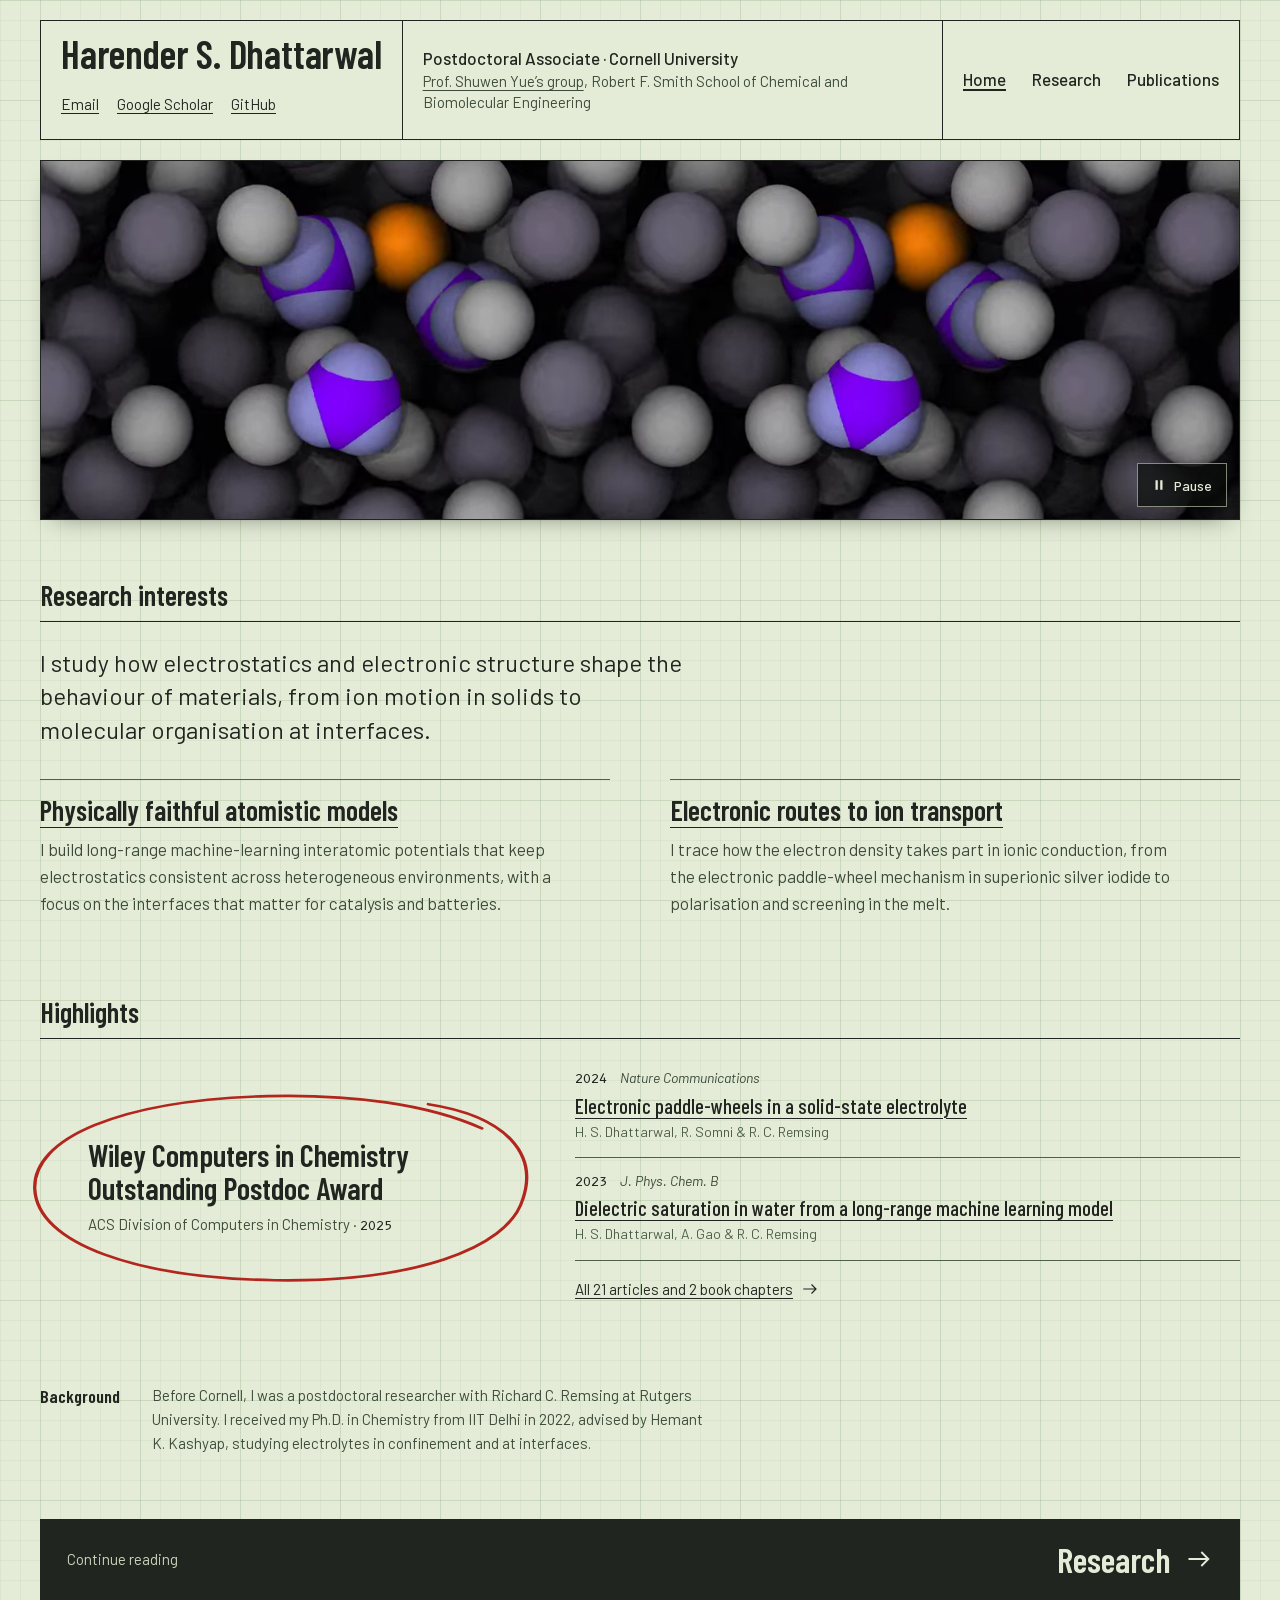
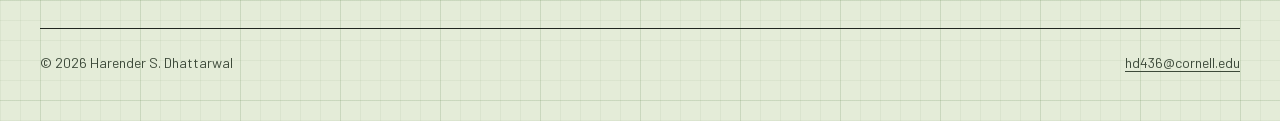
<file: index.html>
<!doctype html>
<html lang="en">
<head>
  <meta charset="utf-8">
  <meta name="viewport" content="width=device-width, initial-scale=1">
  <title>Harender S. Dhattarwal | Electronic origins of ion transport</title>
  <meta name="description" content="Harender S. Dhattarwal, Postdoctoral Associate at Cornell University. Long-range machine-learning potentials, electronic paddle-wheels, and the physics of materials and interfaces.">
  <link rel="canonical" href="https://hsdhattarwal.github.io/">
  <meta property="og:type" content="website">
  <meta property="og:title" content="Harender S. Dhattarwal | Electronic origins of ion transport">
  <meta property="og:description" content="Electronic paddle-wheels in solid-state electrolytes and physically faithful long-range machine-learning potentials. Cornell University · Yue Research Group.">
  <meta property="og:url" content="https://hsdhattarwal.github.io/">
  <meta property="og:image" content="https://hsdhattarwal.github.io/assets/media/agi-paddle-wheel-poster.jpg">
  <meta name="theme-color" content="#e4ecd8">
  <link rel="icon" href="assets/favicon.svg" type="image/svg+xml">
  <link rel="preload" href="assets/fonts/barlow-condensed-600.woff2" as="font" type="font/woff2" crossorigin>
  <link rel="stylesheet" href="css/pad.css">
  <script src="js/home.js" defer></script>
</head>
<body>
  <a class="skip-link" href="#main">Skip to content</a>
  <div class="sheet">
    <header class="title-block">
      <div class="tb-name">
        <h1>Harender S. Dhattarwal</h1>
        <p class="contact">
          <a href="mailto:hd436@cornell.edu">Email</a>
          <a href="https://scholar.google.com/citations?user=Y4dvObYAAAAJ">Google Scholar</a>
          <a href="https://github.com/HSDhattarwal">GitHub</a>
        </p>
      </div>
      <p class="tb-post"><strong>Postdoctoral Associate · Cornell University</strong><a href="https://yuegroup.cbe.cornell.edu/">Prof. Shuwen Yue’s group</a>, Robert F. Smith School of Chemical and Biomolecular Engineering</p>
      <nav class="tb-nav" aria-label="Main navigation">
        <ol>
          <li><a href="index.html" aria-current="page">Home</a></li>
          <li><a href="research.html">Research</a></li>
          <li><a href="publications.html">Publications</a></li>
        </ol>
      </nav>
    </header>

    <main id="main" tabindex="-1">
      <figure class="plate">
        <div class="plate-frame">
          <video id="fig-1" muted loop playsinline controls preload="none" width="1440" height="498" poster="assets/media/agi-paddle-wheel-poster.jpg" aria-label="Simulation movie of superionic silver iodide">
            <source src="assets/media/agi-paddle-wheel.webm" type="video/webm">
            <source src="assets/media/agi-paddle-wheel.mp4" type="video/mp4">
          </video>
          <button class="plate-toggle" type="button" hidden aria-controls="fig-1">
            <svg class="icon-pause" viewBox="0 0 16 16" aria-hidden="true"><path d="M4 2.5h2.6v11H4zM9.4 2.5H12v11H9.4z" fill="currentColor"/></svg>
            <svg class="icon-play" viewBox="0 0 16 16" aria-hidden="true" hidden><path d="M4 2.2 13.6 8 4 13.8z" fill="currentColor"/></svg>
            <span>Pause</span>
          </button>
        </div>
      </figure>

      <section class="interests" aria-labelledby="interests-heading">
        <h2 id="interests-heading" class="section-title">Research interests</h2>
        <p class="lead">I study how electrostatics and electronic structure shape the behaviour of materials, from ion motion in solids to molecular organisation at interfaces.</p>
        <div class="interest-columns">
          <article class="interest">
            <h3><a href="research.html#long-range">Physically faithful atomistic models</a></h3>
            <p>I build long-range machine-learning interatomic potentials that keep electrostatics consistent across heterogeneous environments, with a focus on the interfaces that matter for catalysis and batteries.</p>
          </article>
          <article class="interest">
            <h3><a href="research.html#paddle-wheels">Electronic routes to ion transport</a></h3>
            <p>I trace how the electron density takes part in ionic conduction, from the electronic paddle-wheel mechanism in superionic silver iodide to polarisation and screening in the melt.</p>
          </article>
        </div>
      </section>

      <section class="highlights" aria-labelledby="highlights-heading">
        <h2 id="highlights-heading" class="section-title">Highlights</h2>
        <div class="highlight-grid">
          <div class="credential">
            <svg class="pencil-ring" viewBox="0 0 400 200" preserveAspectRatio="none" aria-hidden="true"><path class="ring-draw" pathLength="1" d="M318 16c62 12 86 50 74 94-12 50-88 82-194 80C90 188 12 154 10 100 8 50 76 12 192 8c66-2 126 8 168 32"/></svg>
            <h3><a href="https://www.acs-comp.org/awards/the-comp-acs-outstanding-postdoc-award">Wiley Computers in Chemistry Outstanding Postdoc Award</a></h3>
            <p>ACS Division of Computers in Chemistry <span class="nowrap">· <span class="year">2025</span></span></p>
          </div>
          <div class="papers">
            <ol>
              <li class="ref">
                <p class="ref-meta"><span class="year">2024</span> <i>Nature Communications</i></p>
                <h3><a href="https://doi.org/10.1038/s41467-023-44274-z">Electronic paddle-wheels in a solid-state electrolyte</a></h3>
                <p class="ref-authors">H. S. Dhattarwal, R. Somni &amp; R. C. Remsing</p>
              </li>
              <li class="ref">
                <p class="ref-meta"><span class="year">2023</span> <i>J. Phys. Chem. B</i></p>
                <h3><a href="https://doi.org/10.1021/acs.jpcb.3c00390">Dielectric saturation in water from a long-range machine learning model</a></h3>
                <p class="ref-authors">H. S. Dhattarwal, A. Gao &amp; R. C. Remsing</p>
              </li>
            </ol>
            <a class="all-pubs" href="publications.html">All 21 articles and 2 book chapters<svg viewBox="0 0 24 24" aria-hidden="true"><path d="M3 12h17M14 6l6 6-6 6" fill="none" stroke="currentColor" stroke-width="1.6"/></svg></a>
          </div>
        </div>
      </section>

      <section class="note" aria-labelledby="background-heading">
        <h2 id="background-heading">Background</h2>
        <p>Before Cornell, I was a postdoctoral researcher with Richard C. Remsing at Rutgers University. I received my Ph.D. in Chemistry from IIT Delhi in 2022, advised by Hemant K. Kashyap, studying electrolytes in confinement and at interfaces.</p>
      </section>

      <a class="continue" href="research.html">
        <span>Continue reading</span>
        <strong>Research<svg viewBox="0 0 24 24" aria-hidden="true"><path d="M3 12h17M14 6l6 6-6 6" fill="none" stroke="currentColor" stroke-width="1.6"/></svg></strong>
      </a>
    </main>

    <footer class="sheet-foot">
      <span>© 2026 Harender S. Dhattarwal</span>
      <a href="mailto:hd436@cornell.edu">hd436@cornell.edu</a>
    </footer>
  </div>
</body>
</html>
</file>
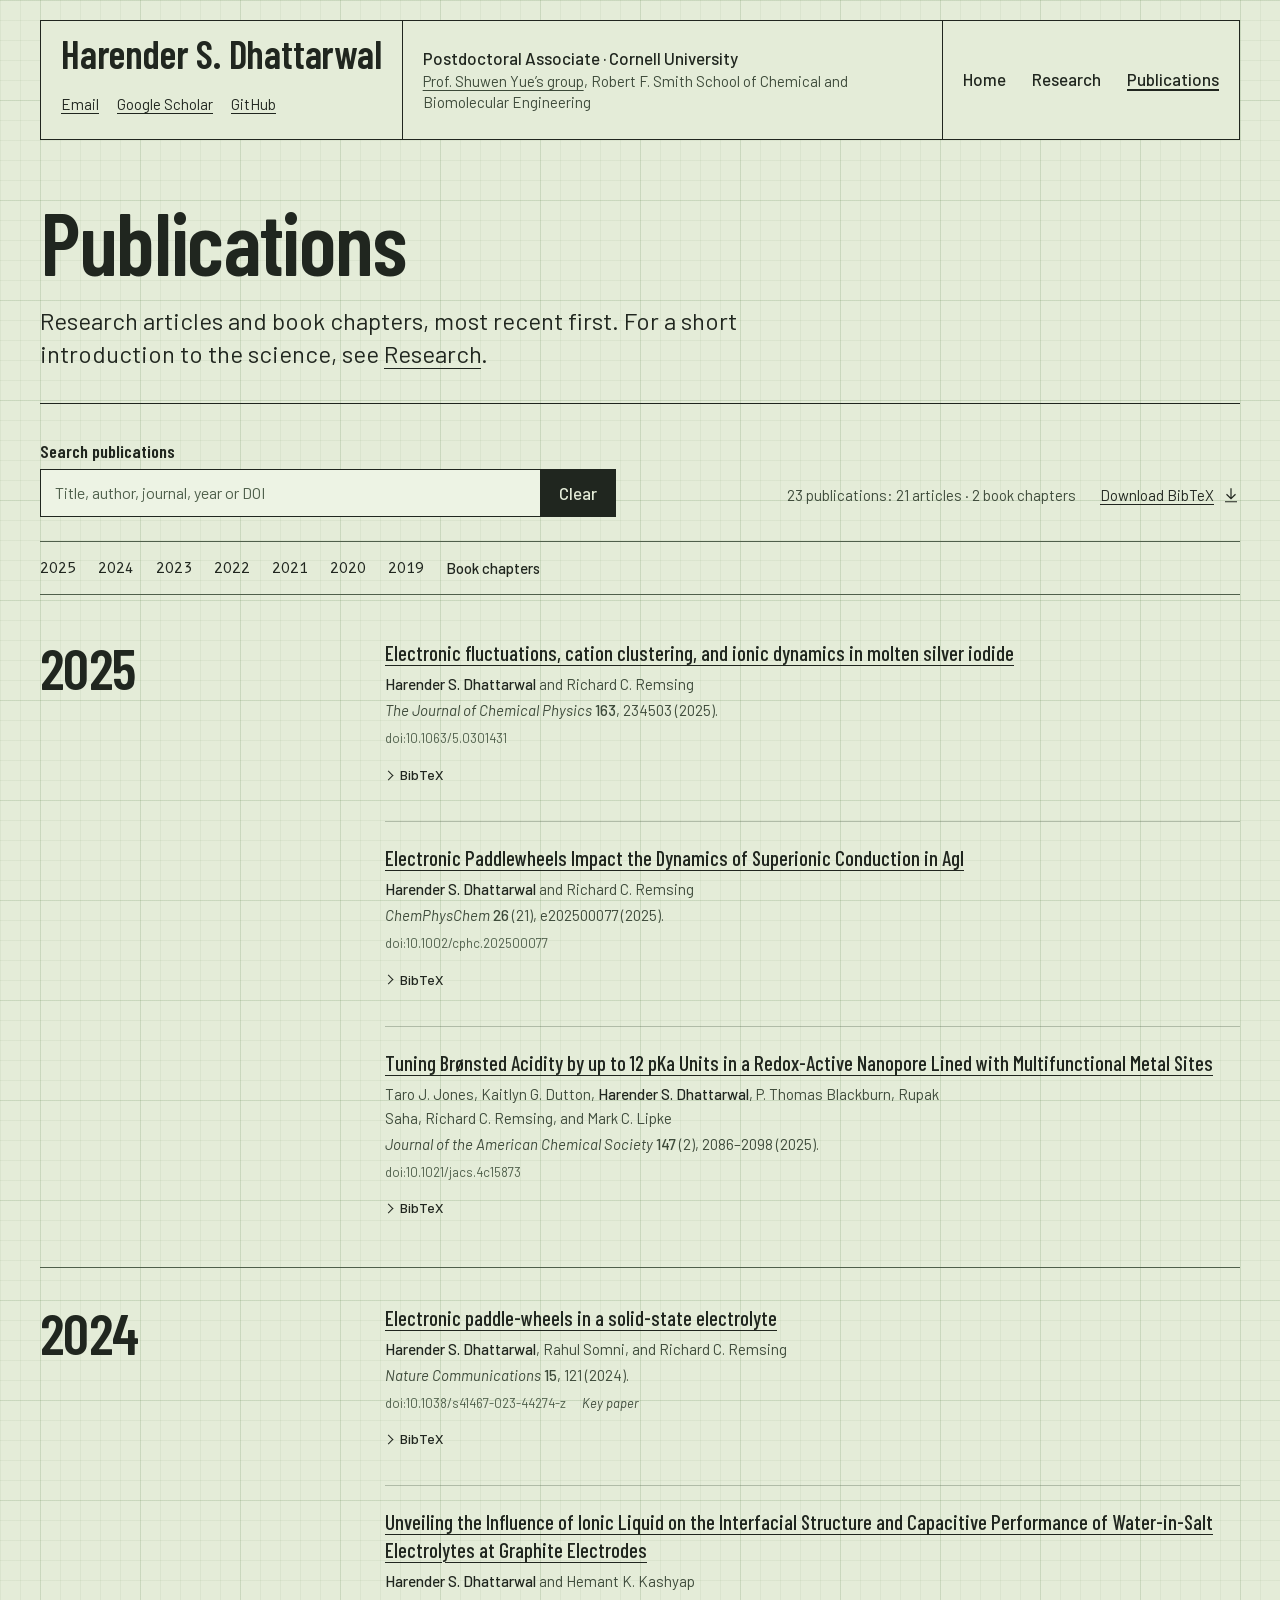
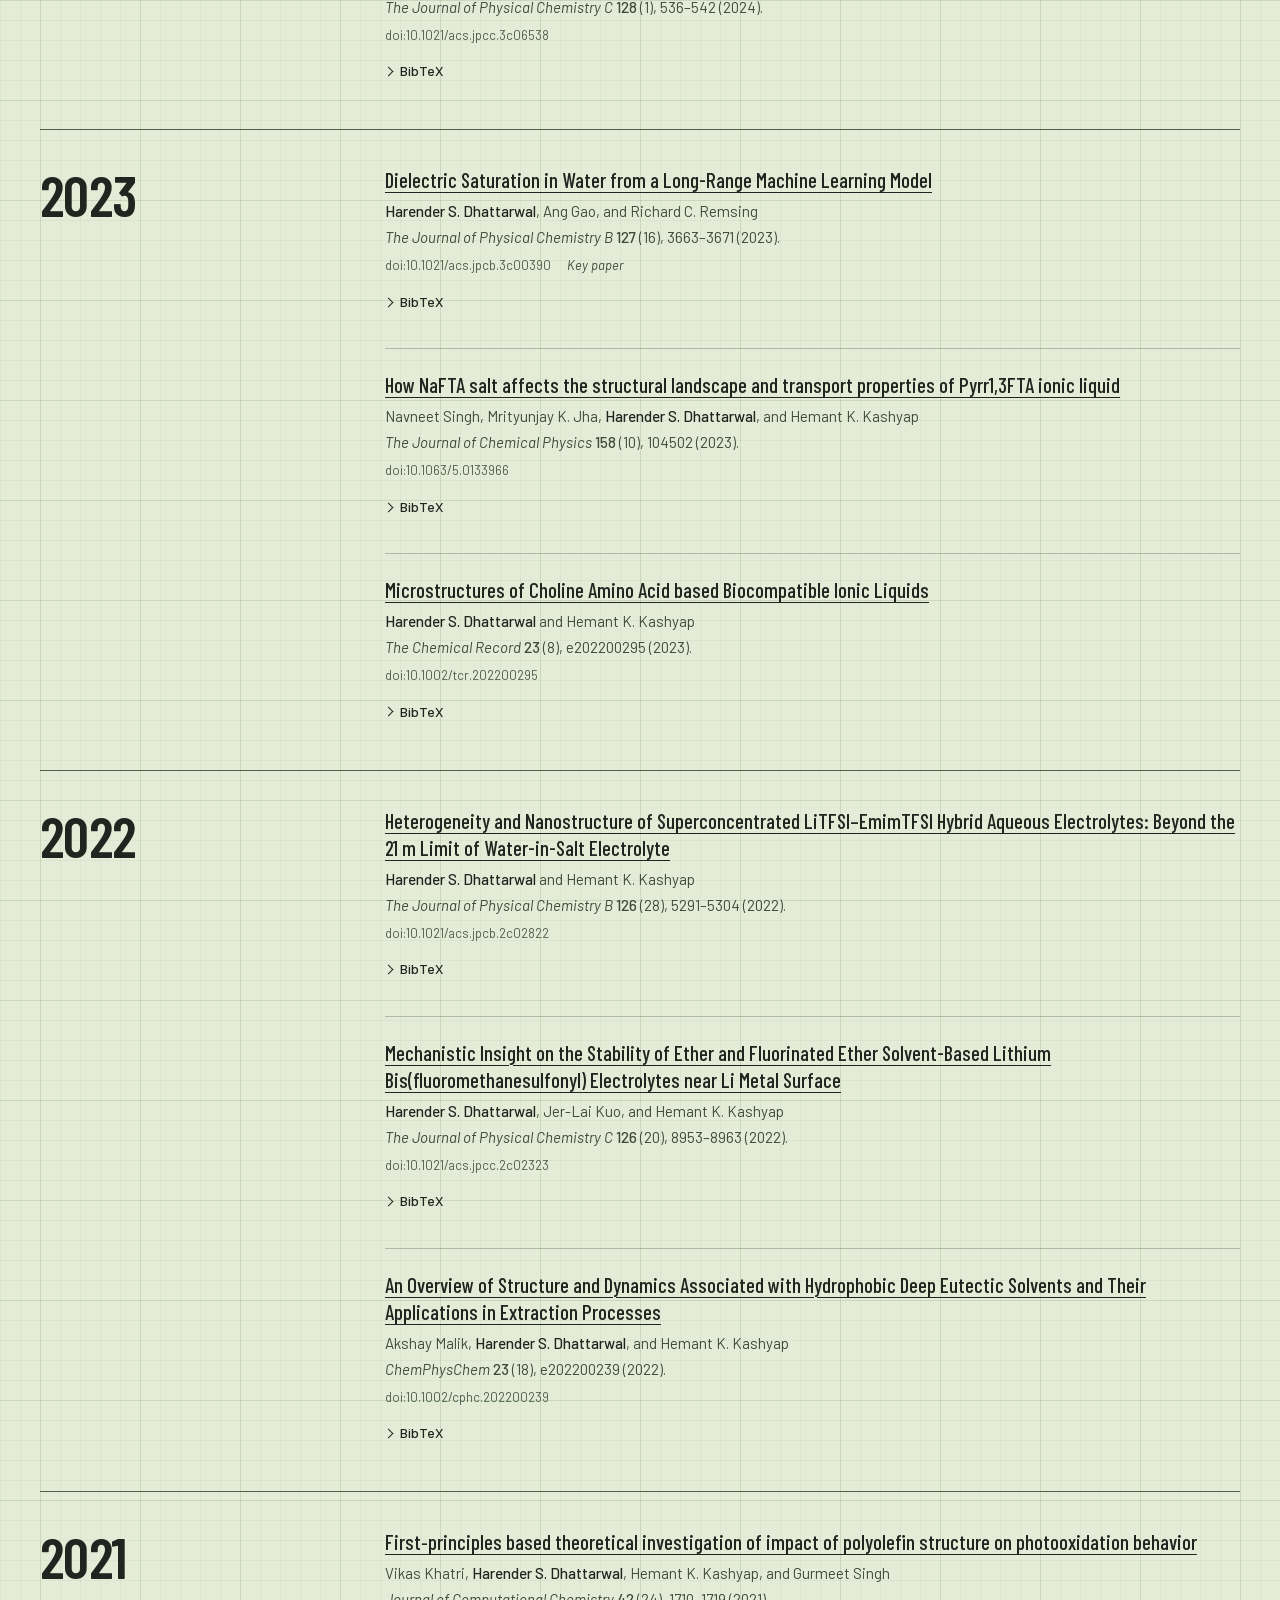
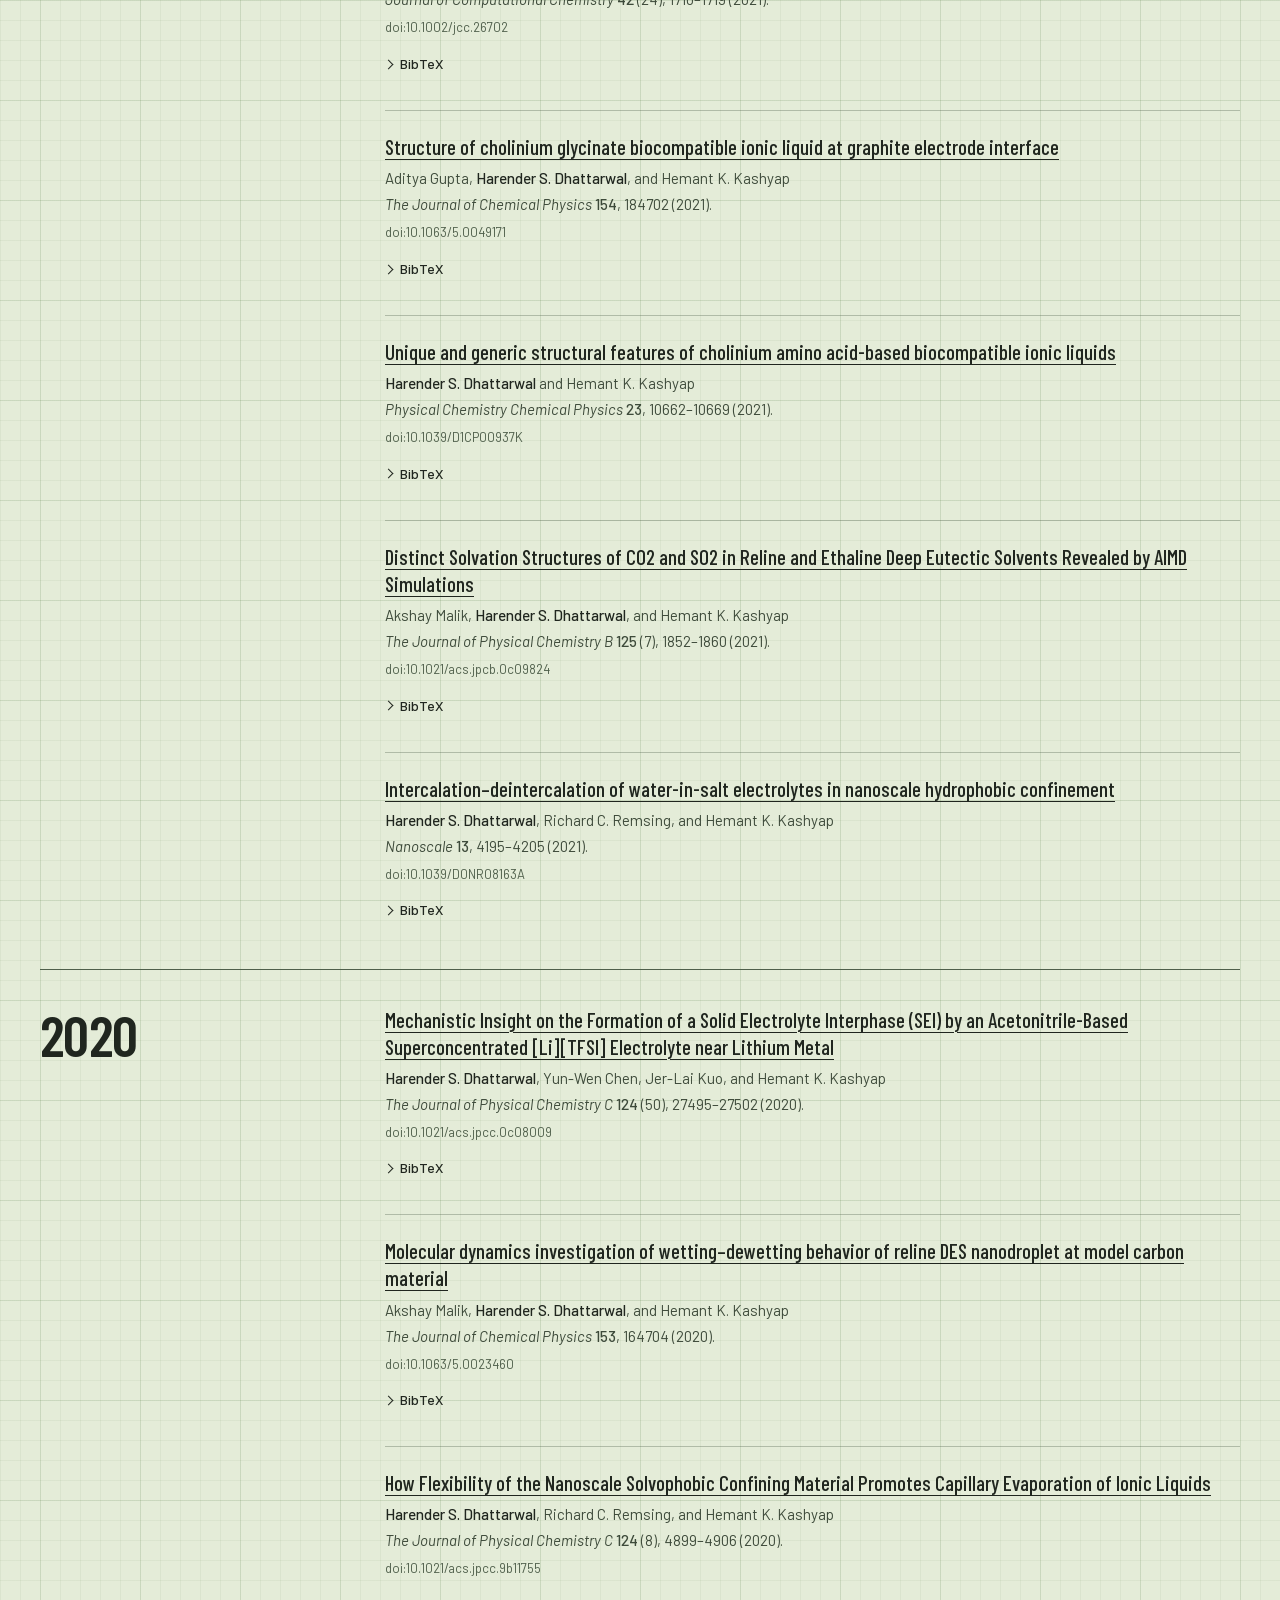
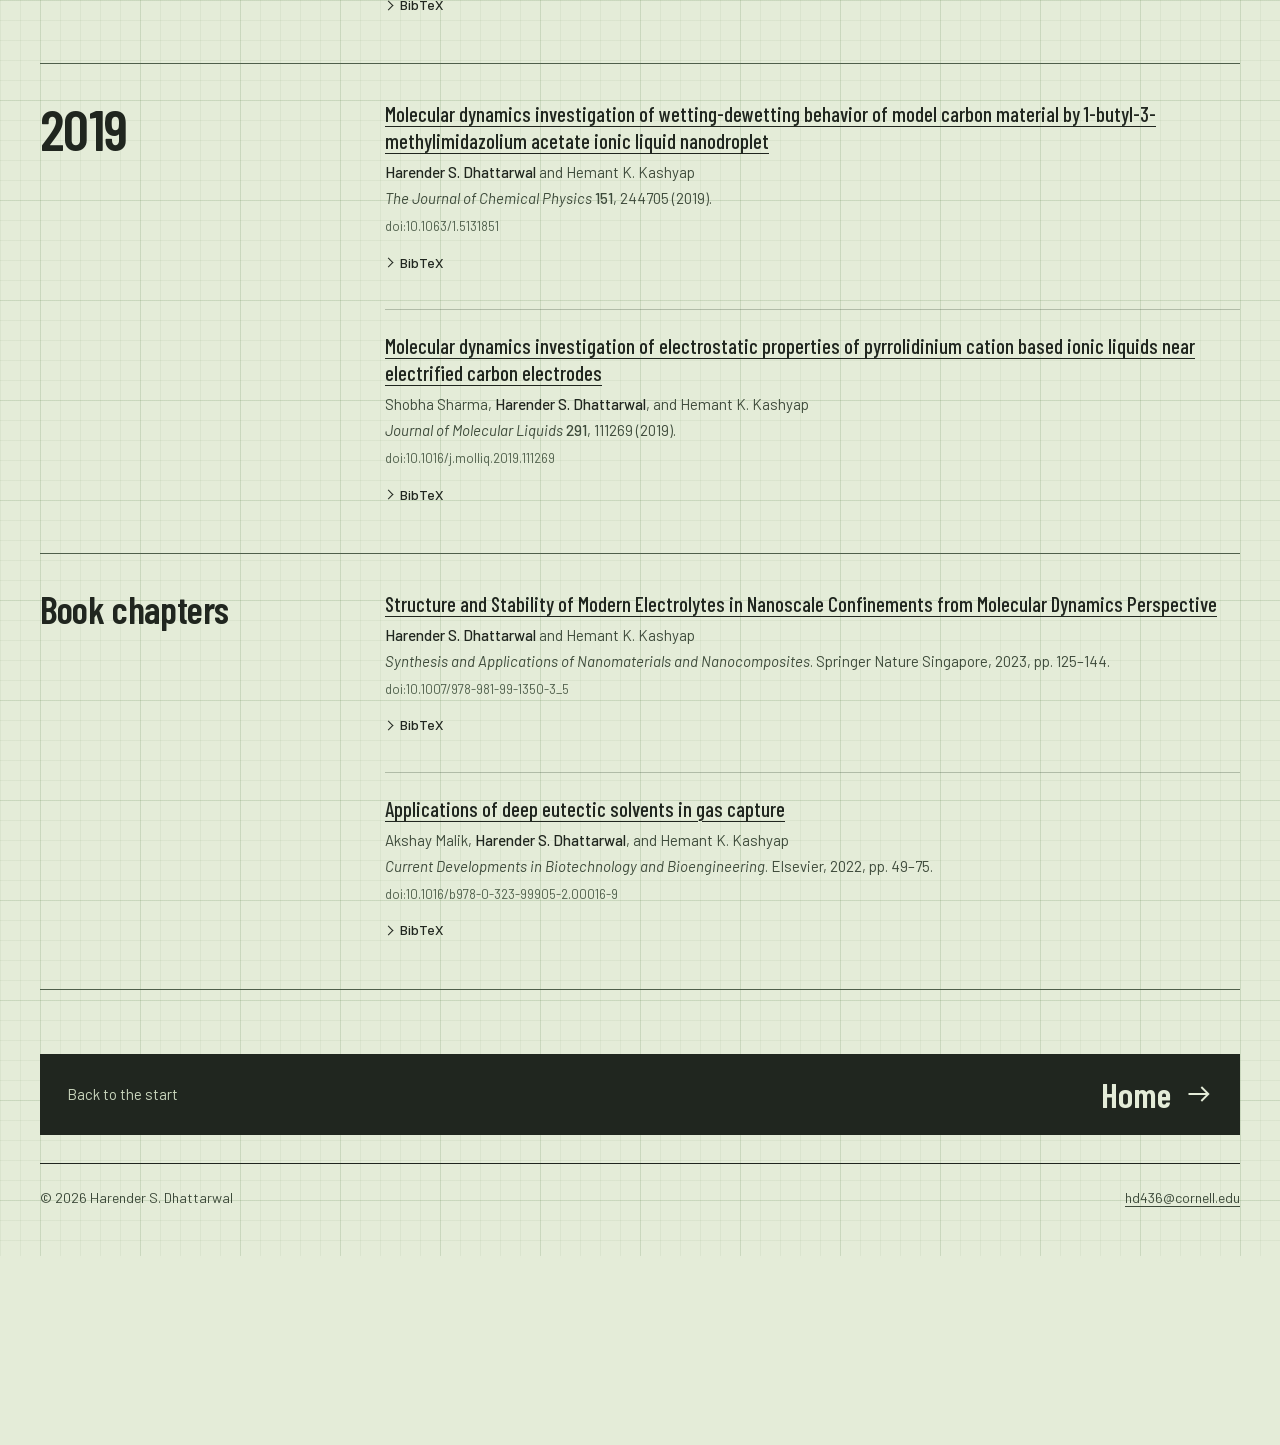
<file: publications/index.html>
<!doctype html>
<html lang="en">
<head>
  <meta charset="utf-8">
  <meta name="viewport" content="width=device-width, initial-scale=1">
  <meta http-equiv="refresh" content="0;url=../publications.html">
  <link rel="canonical" href="https://hsdhattarwal.github.io/publications.html">
  <meta name="robots" content="noindex">
  <title>Publications | Harender S. Dhattarwal</title>
</head>
<body><p>The bibliography is at <a href="../publications.html">Publications</a>.</p></body>
</html>
</file>
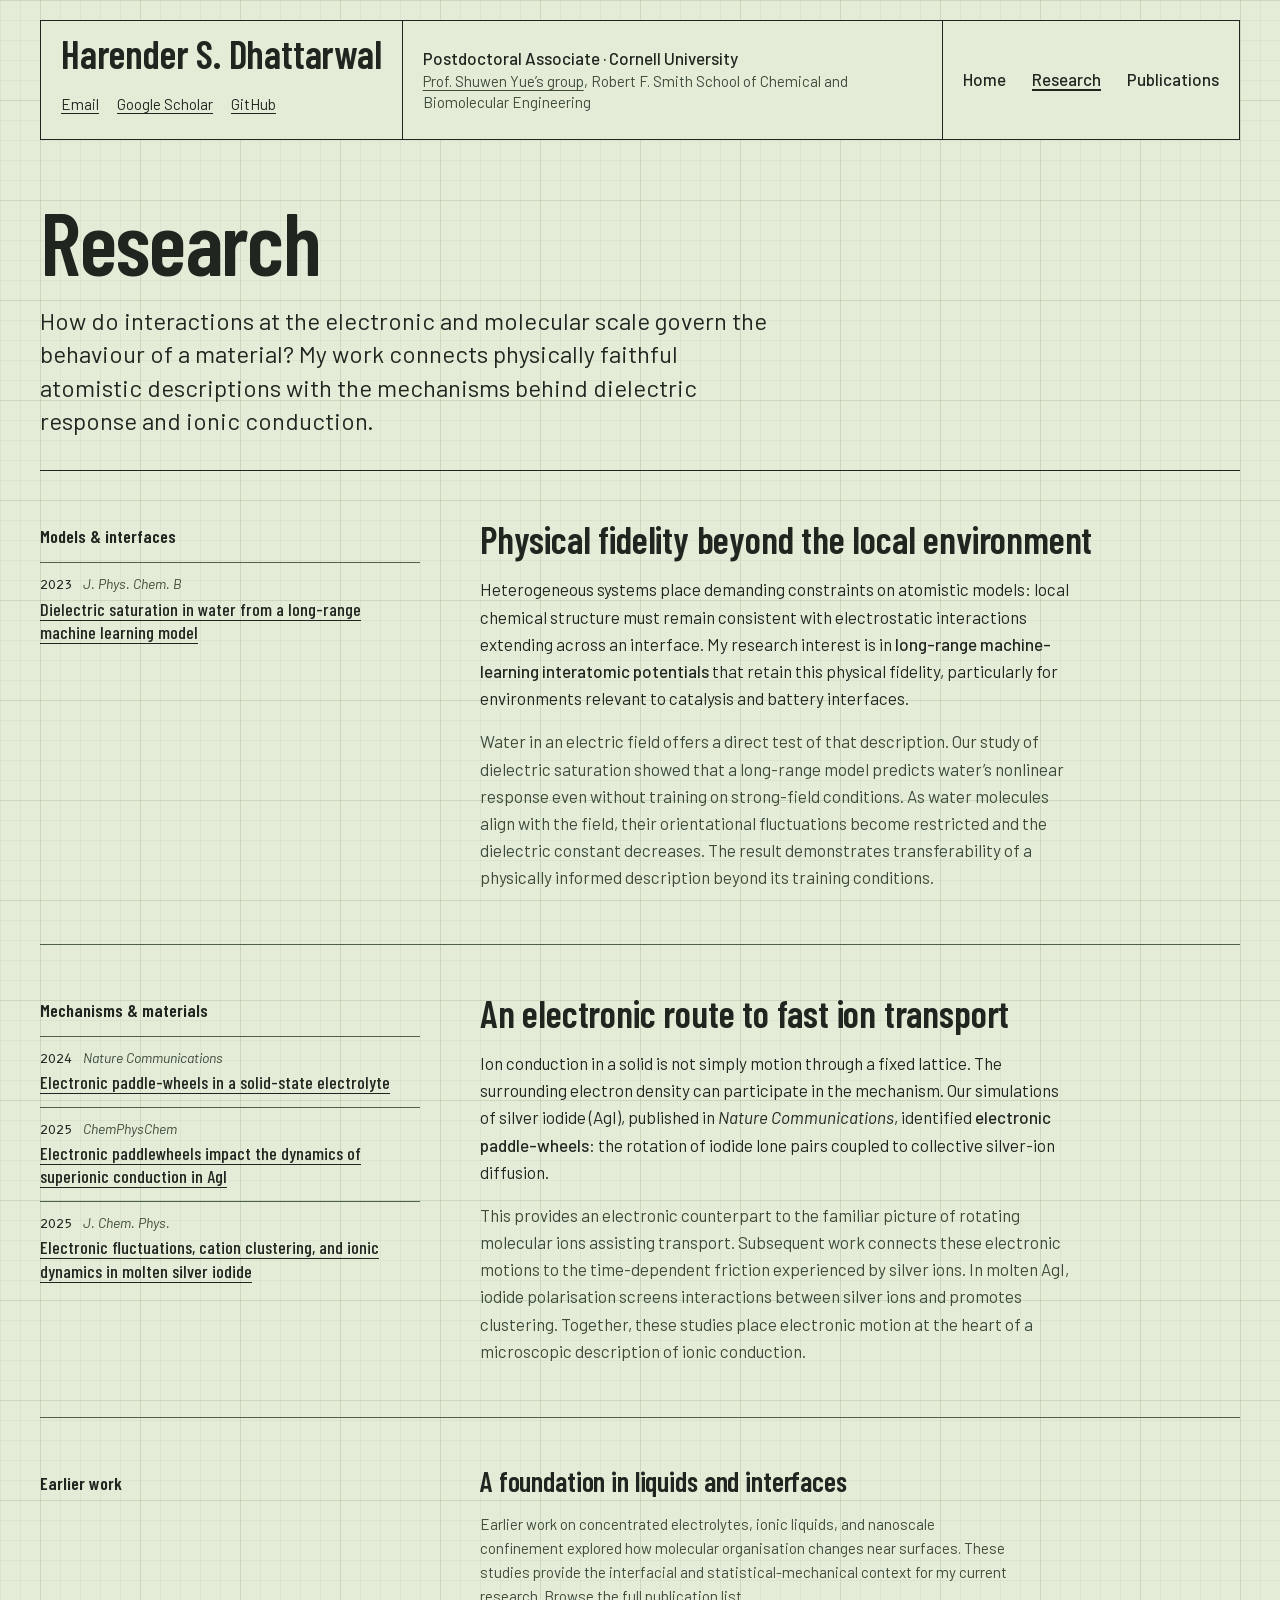
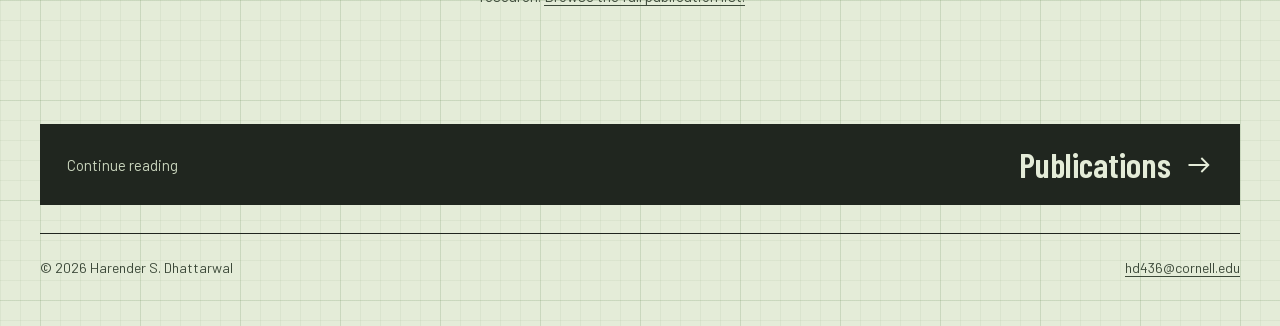
<file: research.html>
<!doctype html>
<html lang="en">
<head>
  <meta charset="utf-8">
  <meta name="viewport" content="width=device-width, initial-scale=1">
  <title>Research | Harender S. Dhattarwal</title>
  <meta name="description" content="Physically faithful models of heterogeneous interfaces and the electronic origins of ion transport. Research by Harender S. Dhattarwal at Cornell University.">
  <link rel="canonical" href="https://hsdhattarwal.github.io/research.html">
  <meta property="og:type" content="website">
  <meta property="og:title" content="Research | Harender S. Dhattarwal">
  <meta property="og:description" content="Long-range machine-learning potentials and electronic paddle-wheels in solid-state electrolytes.">
  <meta property="og:url" content="https://hsdhattarwal.github.io/research.html">
  <meta property="og:image" content="https://hsdhattarwal.github.io/assets/media/agi-paddle-wheel-poster.jpg">
  <meta name="theme-color" content="#e4ecd8">
  <link rel="icon" href="assets/favicon.svg" type="image/svg+xml">
  <link rel="preload" href="assets/fonts/barlow-condensed-600.woff2" as="font" type="font/woff2" crossorigin>
  <link rel="stylesheet" href="css/pad.css">
</head>
<body>
  <a class="skip-link" href="#main">Skip to content</a>
  <div class="sheet">
    <header class="title-block">
      <div class="tb-name">
        <p class="tb-wordmark"><a href="index.html">Harender S. Dhattarwal</a></p>
        <p class="contact">
          <a href="mailto:hd436@cornell.edu">Email</a>
          <a href="https://scholar.google.com/citations?user=Y4dvObYAAAAJ">Google Scholar</a>
          <a href="https://github.com/HSDhattarwal">GitHub</a>
        </p>
      </div>
      <p class="tb-post"><strong>Postdoctoral Associate · Cornell University</strong><a href="https://yuegroup.cbe.cornell.edu/">Prof. Shuwen Yue’s group</a>, Robert F. Smith School of Chemical and Biomolecular Engineering</p>
      <nav class="tb-nav" aria-label="Main navigation">
        <ol>
          <li><a href="index.html">Home</a></li>
          <li><a href="research.html" aria-current="page">Research</a></li>
          <li><a href="publications.html">Publications</a></li>
        </ol>
      </nav>
    </header>

    <main id="main" tabindex="-1">
      <header class="page-head">
        <h1>Research</h1>
        <p class="lead">How do interactions at the electronic and molecular scale govern the behaviour of a material? My work connects physically faithful atomistic descriptions with the mechanisms behind dielectric response and ionic conduction.</p>
      </header>

      <section class="topic" id="long-range" aria-labelledby="long-range-heading">
        <div class="topic-side">
          <p class="topic-kind">Models &amp; interfaces</p>
          <ol class="topic-papers" aria-label="Papers on this topic">
            <li><span class="year">2023</span> <i>J. Phys. Chem. B</i><a href="https://doi.org/10.1021/acs.jpcb.3c00390">Dielectric saturation in water from a long-range machine learning model</a></li>
          </ol>
        </div>
        <div class="topic-body">
          <h2 id="long-range-heading">Physical fidelity beyond the local environment</h2>
          <p>Heterogeneous systems place demanding constraints on atomistic models: local chemical structure must remain consistent with electrostatic interactions extending across an interface. My research interest is in <strong>long-range machine-learning interatomic potentials</strong> that retain this physical fidelity, particularly for environments relevant to catalysis and battery interfaces.</p>
          <p>Water in an electric field offers a direct test of that description. Our study of dielectric saturation showed that a long-range model predicts water’s nonlinear response even without training on strong-field conditions. As water molecules align with the field, their orientational fluctuations become restricted and the dielectric constant decreases. The result demonstrates transferability of a physically informed description beyond its training conditions.</p>
        </div>
      </section>

      <section class="topic" id="paddle-wheels" aria-labelledby="paddle-heading">
        <div class="topic-side">
          <p class="topic-kind">Mechanisms &amp; materials</p>
          <ol class="topic-papers" aria-label="Papers on this topic">
            <li><span class="year">2024</span> <i>Nature Communications</i><a href="https://doi.org/10.1038/s41467-023-44274-z">Electronic paddle-wheels in a solid-state electrolyte</a></li>
            <li><span class="year">2025</span> <i>ChemPhysChem</i><a href="https://doi.org/10.1002/cphc.202500077">Electronic paddlewheels impact the dynamics of superionic conduction in AgI</a></li>
            <li><span class="year">2025</span> <i>J. Chem. Phys.</i><a href="https://doi.org/10.1063/5.0301431">Electronic fluctuations, cation clustering, and ionic dynamics in molten silver iodide</a></li>
          </ol>
        </div>
        <div class="topic-body">
          <h2 id="paddle-heading">An electronic route to fast ion transport</h2>
          <p>Ion conduction in a solid is not simply motion through a fixed lattice. The surrounding electron density can participate in the mechanism. Our simulations of silver iodide (AgI), published in <em>Nature Communications</em>, identified <strong>electronic paddle-wheels</strong>: the rotation of iodide lone pairs coupled to collective silver-ion diffusion.</p>
          <p>This provides an electronic counterpart to the familiar picture of rotating molecular ions assisting transport. Subsequent work connects these electronic motions to the time-dependent friction experienced by silver ions. In molten AgI, iodide polarisation screens interactions between silver ions and promotes clustering. Together, these studies place electronic motion at the heart of a microscopic description of ionic conduction.</p>
        </div>
      </section>

      <section class="topic topic-quiet" aria-labelledby="context-heading">
        <div class="topic-side">
          <p class="topic-kind">Earlier work</p>
        </div>
        <div class="topic-body">
          <h2 id="context-heading">A foundation in liquids and interfaces</h2>
          <p>Earlier work on concentrated electrolytes, ionic liquids, and nanoscale confinement explored how molecular organisation changes near surfaces. These studies provide the interfacial and statistical-mechanical context for my current research. <a href="publications.html">Browse the full publication list.</a></p>
        </div>
      </section>

      <!-- FUTURE DIRECTIONS — placeholder only, intentionally not rendered.
      Add a short, author-approved statement of independent research questions here
      after a later discussion. Do not infer plans from published work or group aims.
      <section aria-labelledby="future-heading">
        <h2 id="future-heading">Future directions</h2>
        <p>[Author-approved text to be added.]</p>
      </section>
      -->

      <a class="continue" href="publications.html">
        <span>Continue reading</span>
        <strong>Publications<svg viewBox="0 0 24 24" aria-hidden="true"><path d="M3 12h17M14 6l6 6-6 6" fill="none" stroke="currentColor" stroke-width="1.6"/></svg></strong>
      </a>
    </main>

    <footer class="sheet-foot">
      <span>© 2026 Harender S. Dhattarwal</span>
      <a href="mailto:hd436@cornell.edu">hd436@cornell.edu</a>
    </footer>
  </div>
</body>
</html>
</file>
<file: css/pad.css>
/* Engineering computation pad. Home and Research use it; Publications and 404 adopt it next. */
@font-face { font-family: 'Barlow'; font-style: normal; font-weight: 400; font-display: swap; src: url(../assets/fonts/barlow-400.woff2) format('woff2'); }
@font-face { font-family: 'Barlow'; font-style: italic; font-weight: 400; font-display: swap; src: url(../assets/fonts/barlow-400i.woff2) format('woff2'); }
@font-face { font-family: 'Barlow'; font-style: normal; font-weight: 500; font-display: swap; src: url(../assets/fonts/barlow-500.woff2) format('woff2'); }
@font-face { font-family: 'Barlow Condensed'; font-style: normal; font-weight: 500; font-display: swap; src: url(../assets/fonts/barlow-condensed-500.woff2) format('woff2'); }
@font-face { font-family: 'Barlow Condensed'; font-style: normal; font-weight: 600; font-display: swap; src: url(../assets/fonts/barlow-condensed-600.woff2) format('woff2'); }
@font-face { font-family: 'B612 Mono'; font-style: normal; font-weight: 400; font-display: swap; src: url(../assets/fonts/b612-mono.woff2) format('woff2'); }

:root {
  color-scheme: light;
  --pad: #e4ecd8;
  --grid-minor: rgb(88 128 72 / .07);
  --grid-major: rgb(88 128 72 / .12);
  --graphite: #20261f;
  --graphite-2: #3d4a3a;
  --graphite-3: #4f5f4b;
  --pencil: #b3261e;
  --plate: #0b0d0b;
  --rule: 1px solid var(--graphite);
  --cell: 20px;
  --display: 'Barlow Condensed', 'Arial Narrow', sans-serif;
  --text: 'Barlow', 'Helvetica Neue', Arial, sans-serif;
  --measure: 'B612 Mono', ui-monospace, Menlo, monospace;
  --ease-out: cubic-bezier(.16, 1, .3, 1);
}

* { box-sizing: border-box; }
html { -webkit-text-size-adjust: 100%; scrollbar-color: var(--graphite-3) var(--pad); }
body {
  margin: 0;
  color: var(--graphite);
  background-color: var(--pad);
  background-image:
    linear-gradient(var(--grid-major) 1px, transparent 1px),
    linear-gradient(90deg, var(--grid-major) 1px, transparent 1px),
    linear-gradient(var(--grid-minor) 1px, transparent 1px),
    linear-gradient(90deg, var(--grid-minor) 1px, transparent 1px);
  background-size: calc(var(--cell) * 5) calc(var(--cell) * 5), calc(var(--cell) * 5) calc(var(--cell) * 5), var(--cell) var(--cell), var(--cell) var(--cell);
  /* Grid registers on the sheet: lines fall on the page centre, so the 1200px sheet edges sit on major lines. */
  background-position: calc(50% + 50px) 0, calc(50% + 50px) 0, calc(50% + 10px) 0, calc(50% + 10px) 0;
  font: 400 1.0625rem/1.6 var(--text);
  font-variant-numeric: lining-nums;
  -webkit-font-smoothing: antialiased;
  caret-color: var(--pencil);
}
::selection { background: var(--graphite); color: var(--pad); }
h1, h2, h3, p, figure, ol { margin: 0; }
ol { padding: 0; list-style: none; }
img, video, svg { display: block; max-width: 100%; }
a { color: inherit; text-decoration-line: underline; text-decoration-thickness: 1px; text-underline-offset: .2em; }
a:hover { text-decoration-thickness: 2px; }
:focus-visible { outline: 2px solid var(--graphite); outline-offset: 3px; }
main:focus { outline: none; }
[hidden] { display: none !important; }

.skip-link { position: fixed; top: 12px; left: 16px; z-index: 10; padding: 10px 16px; background: var(--graphite); color: var(--pad); transform: translateY(-200%); }
.skip-link:focus { transform: none; }

.sheet { width: min(100% - 48px, 1200px); margin-inline: auto; }

/* Title block: the ruled header every pad sheet carries. */
.title-block {
  display: grid;
  grid-template-columns: auto minmax(0, 1fr) auto;
  min-height: 120px;
  margin-top: 20px;
  border: var(--rule);
  background: var(--pad);
}
.title-block > * { display: flex; flex-direction: column; justify-content: center; padding: 12px 20px; min-width: 0; }
.title-block > * + * { border-left: var(--rule); }
.tb-name h1, .tb-wordmark { font: 600 clamp(1.9rem, 3.1vw, 2.6rem)/1 var(--display); letter-spacing: -.005em; white-space: nowrap; }
.tb-wordmark a { text-decoration: none; }
.tb-wordmark a:hover { text-decoration: underline; text-decoration-thickness: 2px; }
.tb-name .contact { display: flex; flex-wrap: wrap; gap: 0 18px; margin-top: 8px; font-size: .9375rem; }
.tb-name .contact a { display: inline-flex; align-items: center; min-height: 44px; }
.title-block > .tb-post { display: block; align-content: center; }
.tb-post { font-size: .9375rem; line-height: 1.45; color: var(--graphite-2); }
.tb-post strong { display: block; font-weight: 500; color: var(--graphite); font-size: 1.0625rem; }
.tb-nav ol { display: flex; gap: 0 26px; white-space: nowrap; }
.tb-nav a { display: inline-flex; align-items: center; min-height: 44px; text-decoration: none; font-weight: 500; font-size: 1.0625rem; }
.tb-nav a:hover { text-decoration: underline; }
.tb-nav a[aria-current='page'] { text-decoration: underline; text-decoration-thickness: 2px; }

/* The simulation tipped onto the grid as a black plate. */
.plate { margin-top: 20px; }
.plate-frame { position: relative; background: var(--plate); border: var(--rule); box-shadow: 0 10px 24px -14px rgb(20 30 18 / .55); aspect-ratio: 10 / 3; overflow: hidden; }
.plate-frame video { width: 100%; height: 100%; object-fit: cover; object-position: 0 50%; }
.plate-toggle {
  position: absolute; right: 12px; bottom: 12px;
  display: inline-flex; align-items: center; gap: 8px;
  min-height: 44px; padding: 0 14px;
  border: 1px solid rgb(228 236 216 / .55); background: rgb(11 13 11 / .72);
  color: var(--pad); font: 500 .875rem var(--text); cursor: pointer;
}
.plate-toggle:hover { background: var(--plate); border-color: var(--pad); }
.plate-toggle:focus-visible { outline-color: var(--pad); outline-offset: -5px; }
.plate-toggle svg { width: 14px; height: 14px; }

/* Section heads sit on a ruled line, like headings worked onto the pad. */
.section-title { padding-bottom: 10px; border-bottom: var(--rule); font: 600 1.75rem/1.1 var(--display); }

/* Research interests: one statement, two lines of work. */
.interests { margin-top: 60px; }
.lead { margin-top: 24px; max-width: 46ch; font-size: clamp(1.25rem, 1.9vw, 1.5rem); line-height: 1.4; }
.interest-columns { display: grid; grid-template-columns: repeat(2, minmax(0, 1fr)); gap: 32px 60px; margin-top: 32px; }
.interest { padding-top: 14px; border-top: 1px solid var(--graphite-3); }
.interest h3 { font: 600 clamp(1.4rem, 2.2vw, 1.75rem)/1.15 var(--display); }
.interest h3 a { text-decoration-thickness: 1px; }
.interest p { margin-top: 10px; max-width: 58ch; color: var(--graphite-2); }

/* Highlights: the circled award beside the two flagship papers. */
.highlights { margin-top: 80px; }
.highlight-grid { display: grid; grid-template-columns: minmax(0, 5fr) minmax(0, 7fr); gap: 32px 60px; margin-top: 28px; align-items: center; }
.credential { position: relative; padding: 40px 48px 44px; }
.credential h3 { font: 600 clamp(1.6rem, 2.4vw, 2.05rem)/1.08 var(--display); }
.credential h3 a { text-decoration: none; }
.credential h3 a:hover { text-decoration: underline; text-decoration-thickness: 2px; }
.credential p { margin-top: 8px; color: var(--graphite-2); font-size: .9375rem; }
.year { font: .8125rem var(--measure); color: var(--graphite); }
/* Red pencil: one free-hand loop with an overshoot, drawn once when the award is first seen. */
.pencil-ring { --ring-x: 18px; --ring-y: 10px; position: absolute; top: calc(var(--ring-y) * -1); left: calc(var(--ring-x) * -1); width: calc(100% + var(--ring-x) * 2); height: calc(100% + var(--ring-y) * 2); max-width: none; overflow: visible; pointer-events: none; }
.ring-draw { fill: none; stroke: var(--pencil); stroke-width: 2.6; stroke-linecap: round; stroke-linejoin: round; stroke-dasharray: 1; stroke-dashoffset: 0; }
.js-ring .ring-draw { stroke-dashoffset: 1; }
.js-ring .is-drawn .ring-draw { animation: draw-ring 1.2s var(--ease-out) .15s both; }
@keyframes draw-ring { from { stroke-dashoffset: 1; } to { stroke-dashoffset: 0; } }

.ref { padding: 12px 0 14px; border-bottom: 1px solid var(--graphite-3); }
.ref:first-child { padding-top: 0; }
.ref-meta { font-size: .875rem; color: var(--graphite-2); }
.ref-meta i { margin-left: 10px; }
.ref h3 { margin-top: 2px; font: 500 1.3rem/1.3 var(--display); }
.ref h3 a { text-decoration-thickness: 1px; }
.ref-authors { margin-top: 2px; font-size: .875rem; color: var(--graphite-3); }
.all-pubs { display: inline-flex; align-items: center; gap: 8px; min-height: 44px; margin-top: 6px; font-size: .9375rem; }
.all-pubs svg, .continue svg { width: 18px; height: 18px; flex: none; }

/* Research page: a margin column of kind + papers beside each worked topic. */
.page-head { margin-top: 60px; padding-bottom: 32px; border-bottom: var(--rule); }
.page-head h1 { font: 600 clamp(3rem, 7vw, 5.5rem)/.95 var(--display); letter-spacing: -.015em; }
.page-head .lead { margin-top: 20px; max-width: 52ch; }
.topic { display: grid; grid-template-columns: minmax(0, 4fr) minmax(0, 8fr); gap: 24px 60px; padding-block: 48px 52px; border-bottom: 1px solid var(--graphite-3); }
.topic-side { padding-top: 6px; }
.topic-kind { font: 600 1.125rem/1.3 var(--display); }
.topic-papers { margin-top: 14px; }
.topic-papers li { padding: 10px 0 12px; border-top: 1px solid var(--graphite-3); font-size: .875rem; color: var(--graphite-2); }
.topic-papers i { margin-left: 8px; }
.topic-papers a { display: block; margin-top: 2px; color: var(--graphite); font: 500 1.125rem/1.3 var(--display); text-decoration-thickness: 1px; }
.topic-body h2 { font: 600 clamp(1.75rem, 3vw, 2.4rem)/1.08 var(--display); letter-spacing: -.005em; text-wrap: balance; }
.topic-body p { max-width: 66ch; margin-top: 16px; }
.topic-body p + p { color: var(--graphite-2); }
.topic-body strong { font-weight: 500; }
.topic-quiet { border-bottom: 0; }
.topic-quiet .topic-body h2 { font-size: clamp(1.4rem, 2.2vw, 1.75rem); }
.topic-quiet .topic-body p { color: var(--graphite-2); font-size: .9375rem; }

/* Publications: a ruled bibliography, the year worked large in the margin. */
.pub-bar { display: flex; flex-wrap: wrap; align-items: end; justify-content: space-between; gap: 16px 40px; margin-top: 36px; }
.pub-tools { flex: 1 1 26rem; max-width: 36rem; }
.pub-tools label { display: block; margin-bottom: 6px; font: 600 1.125rem/1.3 var(--display); }
.search-row { display: flex; }
.search-row input {
  flex: 1; min-width: 0; min-height: 48px; padding: 0 14px;
  border: var(--rule); border-right: 0; border-radius: 0; background: #edf3e4;
  color: var(--graphite); font: inherit; font-size: 1rem;
  -webkit-appearance: none; appearance: none;
}
.search-row input::-webkit-search-cancel-button { -webkit-appearance: none; appearance: none; }
.search-row input::placeholder { color: var(--graphite-3); opacity: 1; }
.search-row input:focus-visible { outline-offset: 0; }
.search-row button, .link-button { font: inherit; color: inherit; cursor: pointer; }
.search-row button { min-height: 48px; padding: 0 18px; border: var(--rule); border-radius: 0; background: var(--graphite); color: var(--pad); font-weight: 500; }
.search-row button:hover { background: #0f130f; }
.link-button { padding: 0; border: 0; background: none; text-decoration: underline; text-underline-offset: .2em; }
.bibliography-meta { display: flex; flex-wrap: wrap; align-items: center; gap: 4px 24px; font-size: .9375rem; color: var(--graphite-2); }
.bibliography-meta a { display: inline-flex; align-items: center; gap: 8px; min-height: 44px; color: var(--graphite); }
.bibliography-meta svg { width: 18px; height: 18px; }
.year-links { display: flex; flex-wrap: wrap; gap: 0 22px; margin-top: 24px; padding-block: 4px; border-block: 1px solid var(--graphite-3); }
.year-links a { display: inline-flex; align-items: center; min-height: 44px; font: .875rem var(--measure); text-decoration: none; }
.year-links a:hover { text-decoration: underline; }
.year-links a[href='#chapters'] { font: 500 .9375rem var(--text); }
.empty-state { margin-top: 40px; padding: 24px 26px; border: var(--rule); font-size: 1.0625rem; }
#bibliography { margin-top: 8px; }
.year-block { display: grid; grid-template-columns: minmax(0, 3fr) minmax(0, 9fr); gap: 16px 60px; padding-block: 36px 12px; border-bottom: 1px solid var(--graphite-3); scroll-margin-top: 16px; }
.year-block h2 { align-self: start; position: sticky; top: 16px; font: 600 clamp(2.4rem, 4.6vw, 3.6rem)/1 var(--display); letter-spacing: -.01em; }
#chapters h2 { font-size: clamp(1.75rem, 3vw, 2.4rem); }
.pub-entry { padding-bottom: 24px; }
.pub-entry + .pub-entry { padding-top: 22px; border-top: 1px solid rgb(79 95 75 / .35); }
.pub-entry h3 { max-width: 44em; font: 500 1.3rem/1.3 var(--display); text-wrap: pretty; }
.pub-entry h3 a { text-decoration-thickness: 1px; }
.pub-authors { margin-top: 6px; max-width: 72ch; font-size: .9375rem; color: var(--graphite-2); }
.pub-authors strong { font-weight: 500; color: var(--graphite); }
.pub-citation { margin-top: 2px; font-size: .9375rem; color: var(--graphite-2); }
.pub-citation strong { font-weight: 500; }
.pub-meta { display: flex; flex-wrap: wrap; gap: 4px 16px; margin-top: 6px; font-size: .8125rem; color: var(--graphite-3); }
.pub-doi { overflow-wrap: anywhere; }
.pub-note { font-style: italic; color: var(--graphite-2); }
.pub-entry details { margin-top: 4px; }
.pub-entry summary { display: inline-flex; align-items: center; gap: 8px; min-height: 44px; font-size: .875rem; font-weight: 500; cursor: pointer; list-style: none; }
.pub-entry summary::-webkit-details-marker { display: none; }
.pub-entry summary::before { content: ''; width: 6px; height: 6px; border-right: 1.5px solid currentColor; border-bottom: 1.5px solid currentColor; transform: rotate(-45deg); transition: transform .2s var(--ease-out); }
.pub-entry details[open] > summary::before { transform: rotate(45deg); }
.pub-entry summary:hover { text-decoration: underline; }
.pub-entry pre { margin: 4px 0 0; padding: 14px 16px; overflow-x: auto; border: 1px solid var(--graphite-3); background: #edf3e4; font: .75rem/1.6 var(--measure); color: var(--graphite); }

.note { display: grid; grid-template-columns: 5.5rem minmax(0, 1fr); gap: 0 24px; margin-top: 72px; font-size: .9375rem; color: var(--graphite-2); }
.note h2 { font: 600 1.125rem/1.5 var(--display); color: var(--graphite); }
.note p { max-width: 70ch; }

/* Sheet end: the one onward action. */
.continue {
  display: flex; justify-content: space-between; align-items: center; gap: 24px;
  margin-top: 64px; padding: 22px 26px;
  border: var(--rule); background: var(--graphite); color: var(--pad);
  text-decoration: none;
}
.continue:hover { background: #0f130f; }
.continue:focus-visible { outline-offset: 4px; }
.continue span { font-size: .9375rem; color: #c9d5bd; }
.continue strong { display: flex; align-items: center; gap: 14px; font: 600 clamp(1.5rem, 3vw, 2.2rem)/1 var(--display); }
.continue strong svg { width: 28px; height: 28px; }

.sheet-foot { display: flex; flex-wrap: wrap; justify-content: space-between; gap: 8px 24px; margin-block: 28px 36px; padding-top: 12px; border-top: var(--rule); align-items: center; font-size: .875rem; color: var(--graphite-2); }
.sheet-foot a { display: inline-flex; align-items: center; min-height: 44px; }
.nowrap { white-space: nowrap; }
.visually-hidden { position: absolute; width: 1px; height: 1px; overflow: hidden; clip-path: inset(50%); white-space: nowrap; }

@media (max-width: 1000px) {
  .title-block { grid-template-columns: minmax(0, 1fr); }
  .title-block > * + * { border-left: 0; border-top: var(--rule); }
  .tb-name h1 { white-space: normal; }
  .interest-columns, .highlight-grid { grid-template-columns: 1fr; }
  .credential { justify-self: start; max-width: 34rem; }
  .topic, .year-block { grid-template-columns: 1fr; }
  .year-block h2 { position: static; }
  .topic-side { order: 2; padding-top: 0; }
  .topic-quiet .topic-side { display: none; }
}
@media (max-width: 640px) {
  :root { --cell: 16px; }
  .sheet { width: min(100% - 32px, 1200px); }
  .title-block { margin-top: 16px; }
  .title-block > * { padding: 12px 14px; }
  .tb-nav ol { gap: 0 20px; }
  .plate-frame { aspect-ratio: 4 / 3; }
  .interests { margin-top: 44px; }
  .page-head { margin-top: 40px; padding-bottom: 24px; }
  .topic { padding-block: 36px 40px; }
  .pub-bar { margin-top: 28px; }
  .year-links { flex-wrap: nowrap; overflow-x: auto; gap: 0 18px; }
  .year-block { padding-block: 28px 8px; }
  .highlights { margin-top: 60px; }
  .credential { padding: 34px 30px 38px; }
  .pencil-ring { --ring-x: 12px; --ring-y: 8px; }
  .credential p { font-size: .8125rem; }
  .note { grid-template-columns: 1fr; margin-top: 56px; }
  .continue { padding: 18px; }
}
@media print {
  body { background: none; }
  .skip-link, .plate-toggle, .continue svg, .pub-bar, .year-links, .pub-entry details { display: none; }
  .year-block h2 { position: static; }
  .plate-frame { box-shadow: none; }
  .continue { background: none; color: var(--graphite); }
  .continue span { color: var(--graphite-2); }
  .ring-draw { animation: none !important; stroke-dashoffset: 0 !important; }
  a[href^='http']::after { content: ' (' attr(href) ')'; font-size: .75rem; word-break: break-all; }
  .title-block a[href^='http']::after { content: none; }
}
</file>
